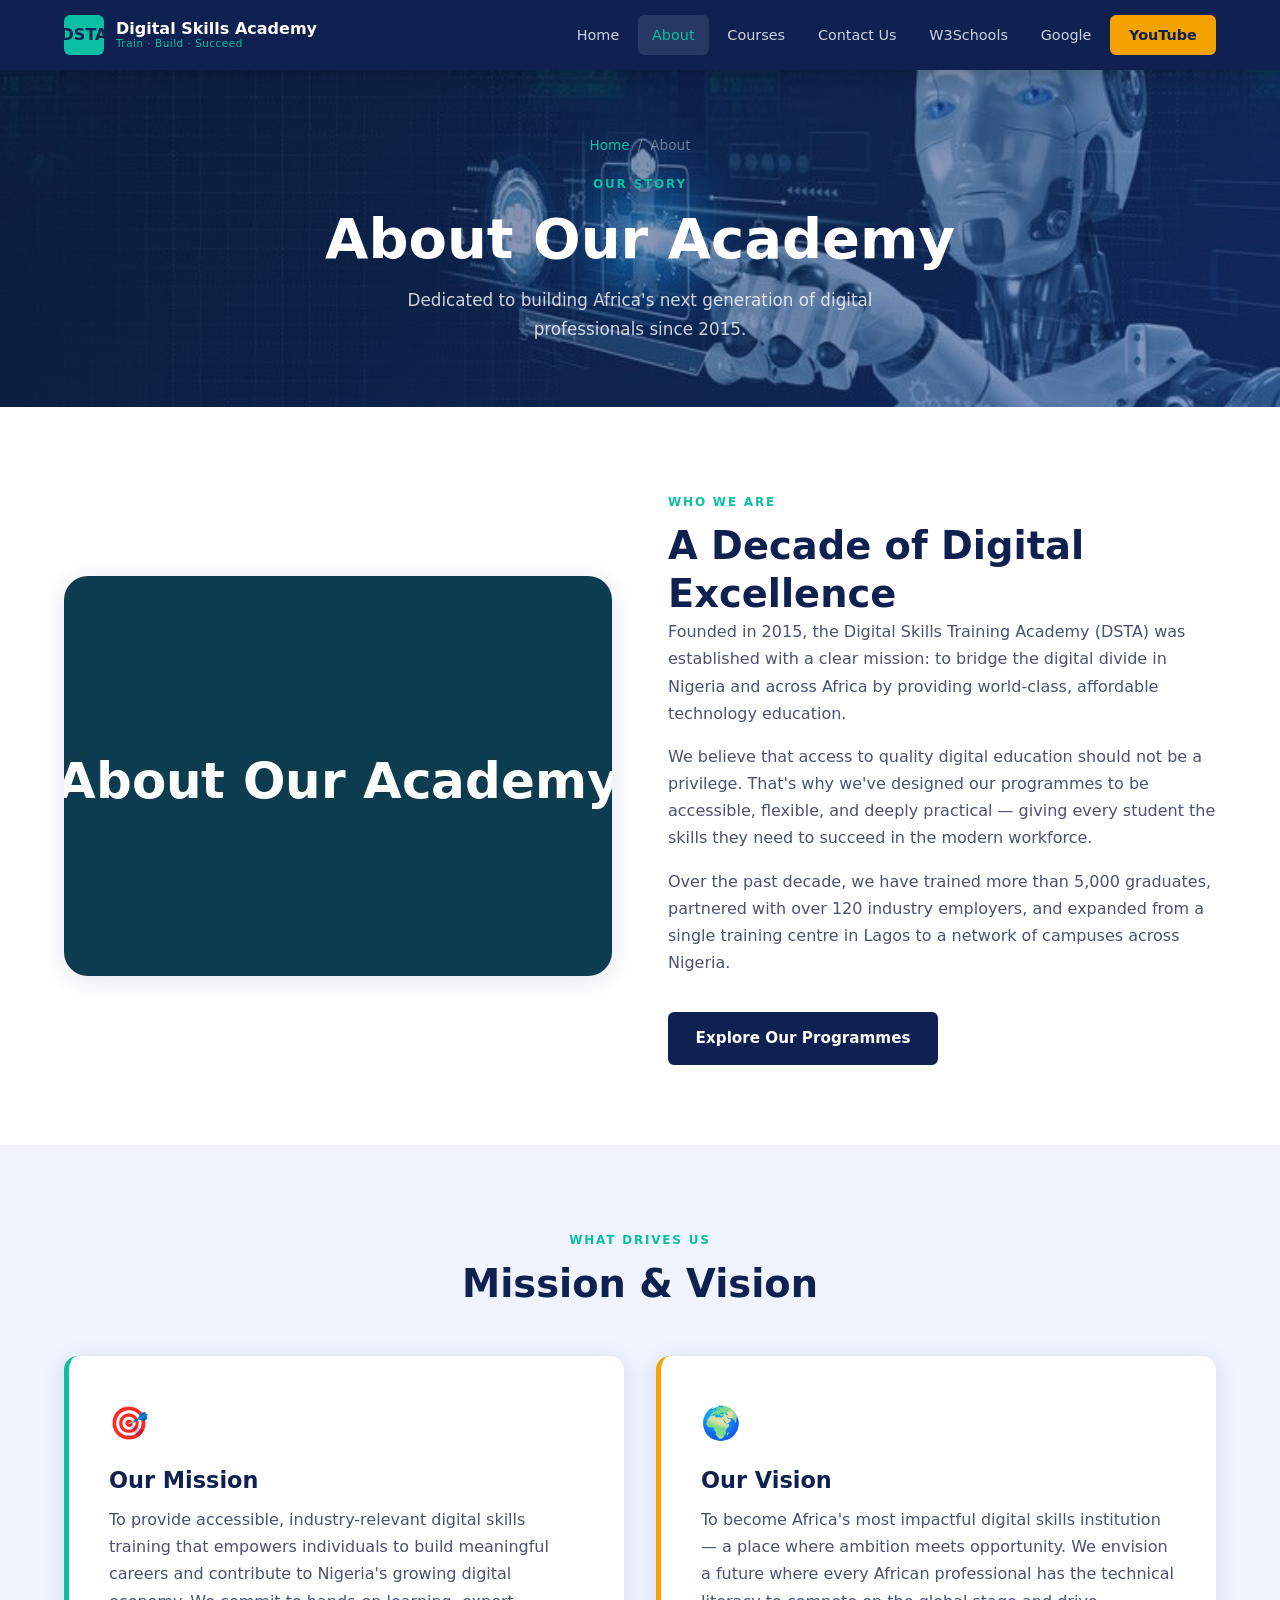
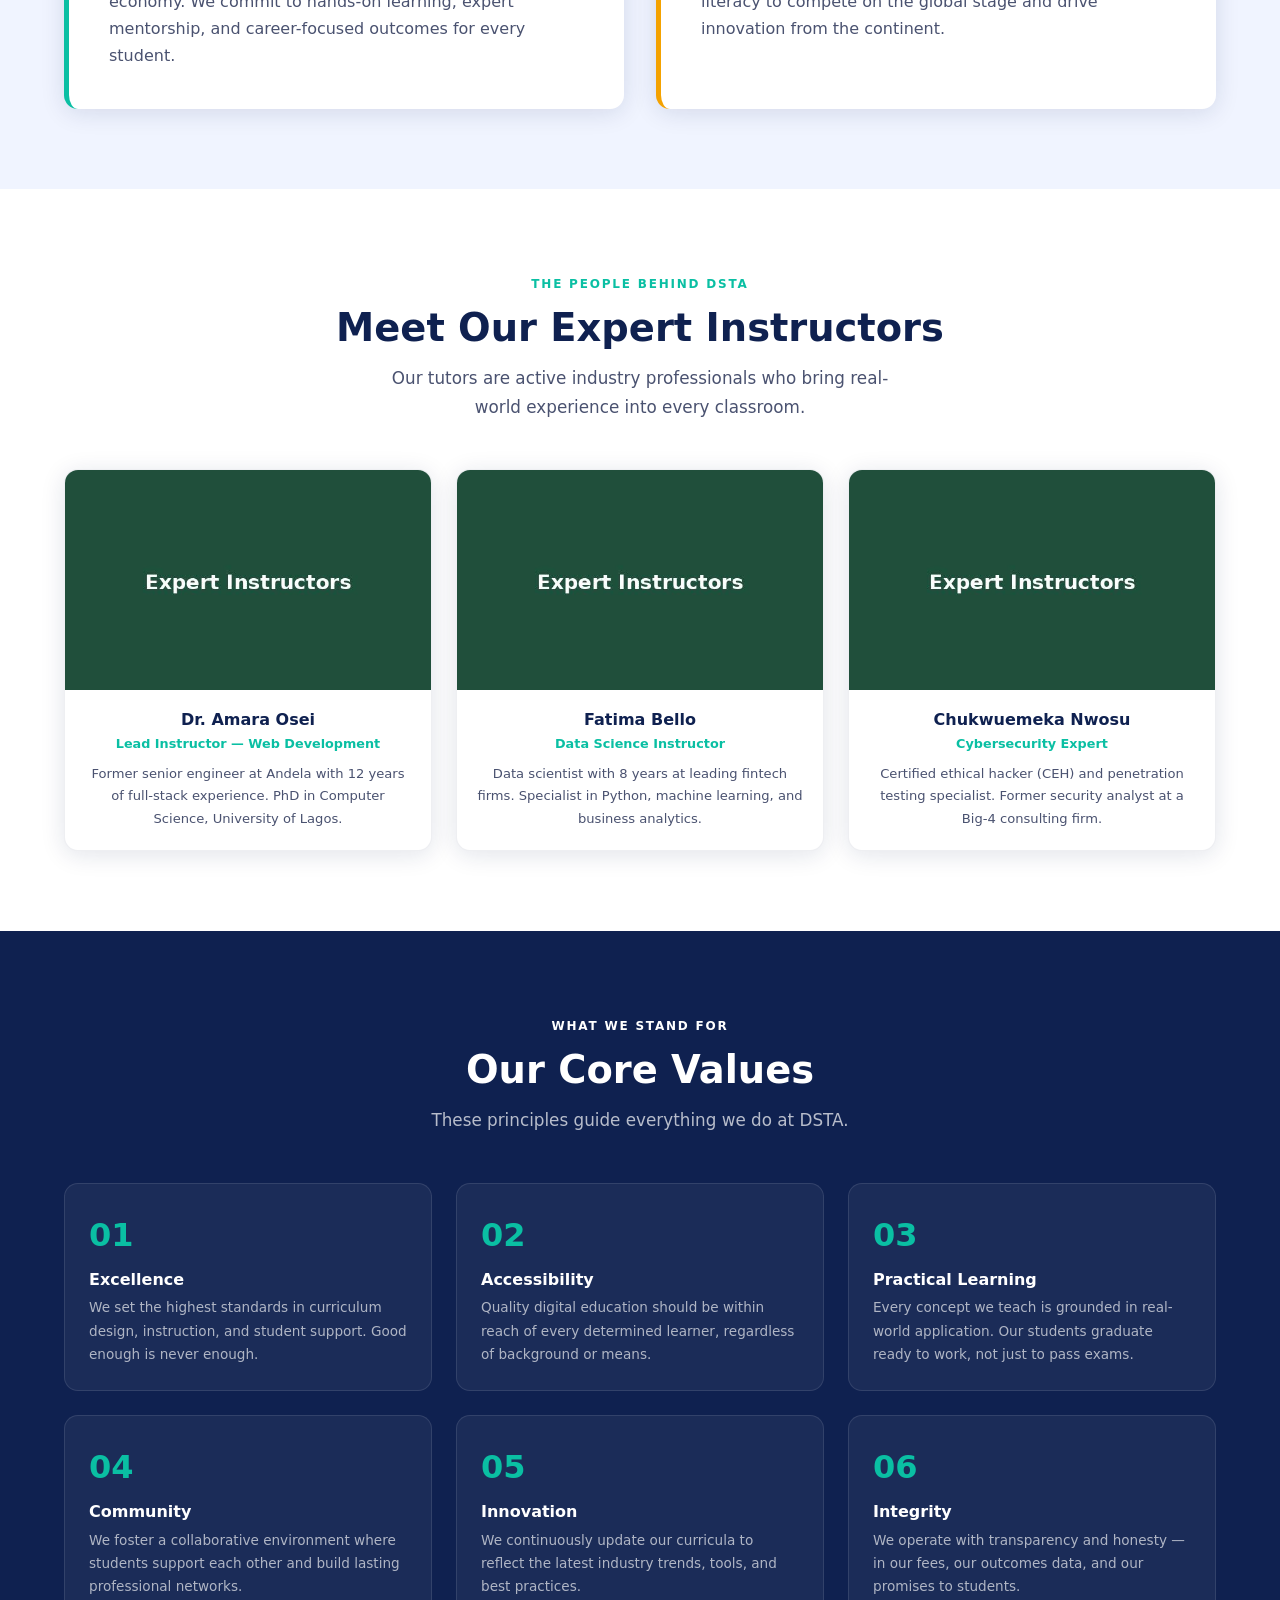
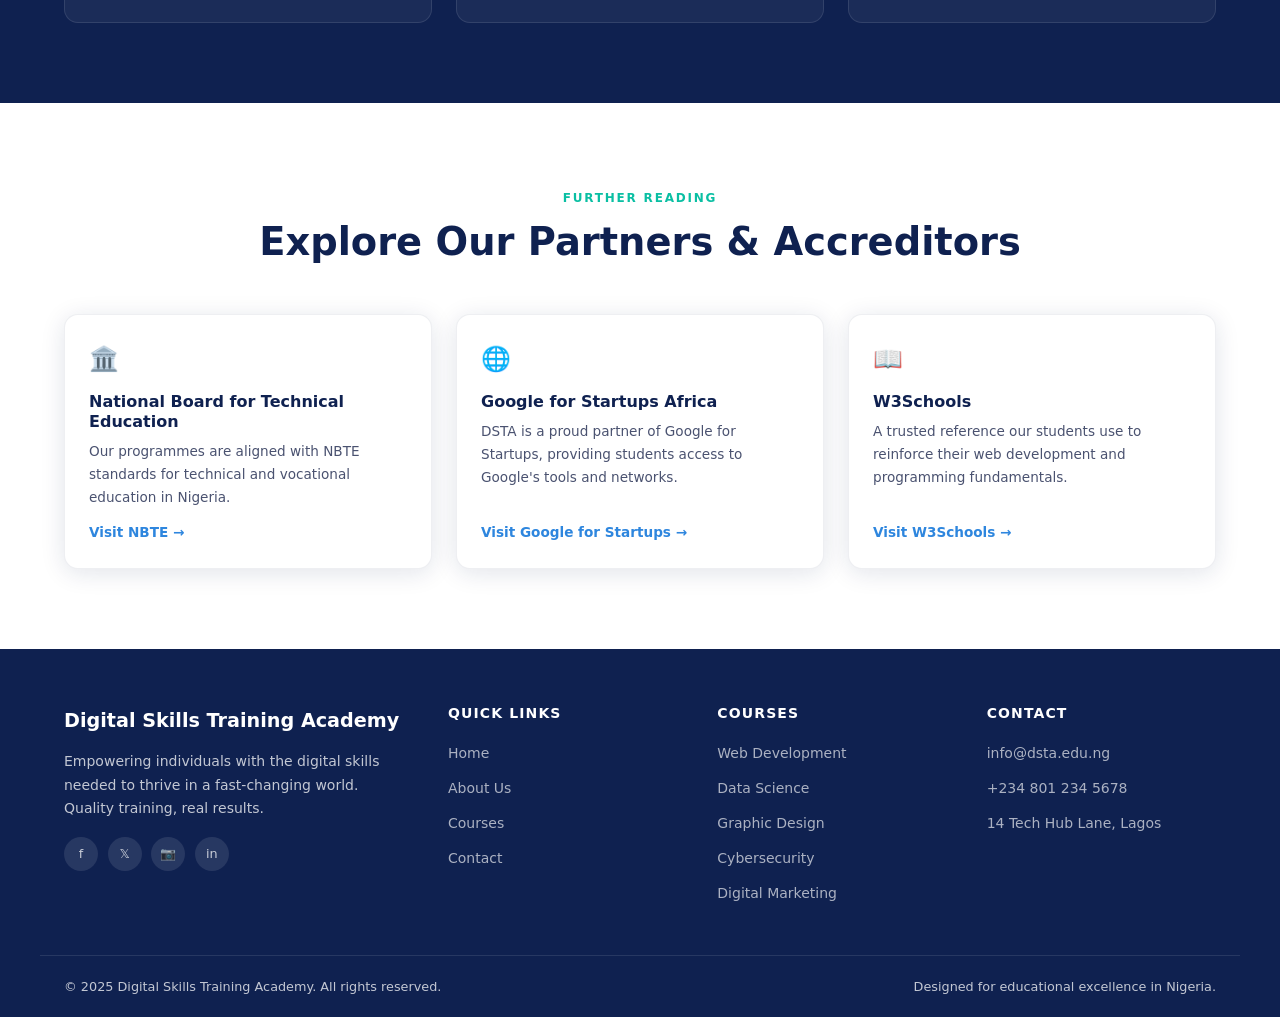
<file: DIGITAL ACADEMY WEBSITE (Assignment)/academy-website/about.html>
<!DOCTYPE html>
<html lang="en">
<head>
  <meta charset="UTF-8" />
  <meta name="viewport" content="width=device-width, initial-scale=1.0" />
  <title>About Us — Digital Skills Training Academy</title>
  <link rel="stylesheet" href="css/style.css" />
</head>
<body>

<!-- ===== HEADER ===== -->
<header>
  <div class="nav-container">
    <a href="index.html" class="logo-link">
      <div class="logo-icon">DSTA</div>
      <div class="logo-text">
        <span class="brand">Digital Skills Academy</span>
        <span class="tagline">Train · Build · Succeed</span>
      </div>
    </a>
    <nav id="main-nav">
      <ul>
        <li><a href="index.html">Home</a></li>
        <li><a href="about.html" class="active">About</a></li>
        <li><a href="courses.html">Courses</a></li>
        <li><a href="contact.html">Contact Us</a></li>
        <li><a href="https://www.w3schools.com" target="_blank" rel="noopener noreferrer">W3Schools</a></li>
        <li><a href="https://www.google.com" target="_blank" rel="noopener noreferrer">Google</a></li>
        <li><a href="https://www.youtube.com" target="_blank" rel="noopener noreferrer">YouTube</a></li>
      </ul>
      </ul>
    </nav>
    <button class="hamburger" id="hamburger" aria-label="Toggle menu">
      <span></span><span></span><span></span>
    </button>
  </div>
</header>

<!-- ===== MAIN ===== -->
<main>

  <!-- PAGE HERO -->
  <section class="page-hero">
    <div class="container">
      <nav class="breadcrumb" aria-label="Breadcrumb">
        <a href="index.html">Home</a>
        <span>/</span>
        <span>About</span>
      </nav>
      <span class="section-label">Our Story</span>
      <h1>About Our Academy</h1>
      <p>Dedicated to building Africa's next generation of digital professionals since 2015.</p>
    </div>
  </section>

  <!-- ABOUT INTRO -->
  <section>
    <div class="container">
      <div class="about-intro">
        <img src="images/about-hero.jpg" alt="Students training at the Digital Skills Training Academy campus" width="600" height="400" />
        <div>
          <span class="section-label">Who We Are</span>
          <h2>A Decade of Digital Excellence</h2>
          <p>Founded in 2015, the Digital Skills Training Academy (DSTA) was established with a clear mission: to bridge the digital divide in Nigeria and across Africa by providing world-class, affordable technology education.</p>
          <p>We believe that access to quality digital education should not be a privilege. That's why we've designed our programmes to be accessible, flexible, and deeply practical — giving every student the skills they need to succeed in the modern workforce.</p>
          <p>Over the past decade, we have trained more than 5,000 graduates, partnered with over 120 industry employers, and expanded from a single training centre in Lagos to a network of campuses across Nigeria.</p>
          <a href="courses.html" class="btn btn-navy" style="margin-top:1.25rem;">Explore Our Programmes</a>
        </div>
      </div>
    </div>
  </section>

  <!-- MISSION & VISION -->
  <section class="mission-vision">
    <div class="container">
      <div class="section-header">
        <span class="section-label">What Drives Us</span>
        <h2>Mission &amp; Vision</h2>
      </div>
      <div class="mv-grid">
        <div class="mv-card">
          <div class="mv-icon">🎯</div>
          <h3>Our Mission</h3>
          <p>To provide accessible, industry-relevant digital skills training that empowers individuals to build meaningful careers and contribute to Nigeria's growing digital economy. We commit to hands-on learning, expert mentorship, and career-focused outcomes for every student.</p>
        </div>
        <div class="mv-card vision-card">
          <div class="mv-icon">🌍</div>
          <h3>Our Vision</h3>
          <p>To become Africa's most impactful digital skills institution — a place where ambition meets opportunity. We envision a future where every African professional has the technical literacy to compete on the global stage and drive innovation from the continent.</p>
        </div>
      </div>
    </div>
  </section>

  <!-- TEAM -->
  <section class="team-section">
    <div class="container">
      <div class="section-header">
        <span class="section-label">The People Behind DSTA</span>
        <h2>Meet Our Expert Instructors</h2>
        <p>Our tutors are active industry professionals who bring real-world experience into every classroom.</p>
      </div>
      <div class="team-grid">
        <article class="team-card">
          <img src="images/team.jpg" alt="Dr. Amara Osei - Lead Instructor, Web Development" width="400" height="220" />
          <div class="team-card-body">
            <h3>Dr. Amara Osei</h3>
            <div class="role">Lead Instructor — Web Development</div>
            <p>Former senior engineer at Andela with 12 years of full-stack experience. PhD in Computer Science, University of Lagos.</p>
          </div>
        </article>
        <article class="team-card">
          <img src="images/team.jpg" alt="Fatima Bello - Data Science Instructor" width="400" height="220" />
          <div class="team-card-body">
            <h3>Fatima Bello</h3>
            <div class="role">Data Science Instructor</div>
            <p>Data scientist with 8 years at leading fintech firms. Specialist in Python, machine learning, and business analytics.</p>
          </div>
        </article>
        <article class="team-card">
          <img src="images/team.jpg" alt="Chukwuemeka Nwosu - Cybersecurity Expert" width="400" height="220" />
          <div class="team-card-body">
            <h3>Chukwuemeka Nwosu</h3>
            <div class="role">Cybersecurity Expert</div>
            <p>Certified ethical hacker (CEH) and penetration testing specialist. Former security analyst at a Big-4 consulting firm.</p>
          </div>
        </article>
      </div>
    </div>
  </section>

  <!-- CORE VALUES -->
  <section class="values-section">
    <div class="container">
      <div class="section-header">
        <span class="section-label">What We Stand For</span>
        <h2>Our Core Values</h2>
        <p style="color:rgba(255,255,255,0.7)">These principles guide everything we do at DSTA.</p>
      </div>
      <div class="values-grid">
        <div class="value-item">
          <div class="num">01</div>
          <h4>Excellence</h4>
          <p>We set the highest standards in curriculum design, instruction, and student support. Good enough is never enough.</p>
        </div>
        <div class="value-item">
          <div class="num">02</div>
          <h4>Accessibility</h4>
          <p>Quality digital education should be within reach of every determined learner, regardless of background or means.</p>
        </div>
        <div class="value-item">
          <div class="num">03</div>
          <h4>Practical Learning</h4>
          <p>Every concept we teach is grounded in real-world application. Our students graduate ready to work, not just to pass exams.</p>
        </div>
        <div class="value-item">
          <div class="num">04</div>
          <h4>Community</h4>
          <p>We foster a collaborative environment where students support each other and build lasting professional networks.</p>
        </div>
        <div class="value-item">
          <div class="num">05</div>
          <h4>Innovation</h4>
          <p>We continuously update our curricula to reflect the latest industry trends, tools, and best practices.</p>
        </div>
        <div class="value-item">
          <div class="num">06</div>
          <h4>Integrity</h4>
          <p>We operate with transparency and honesty — in our fees, our outcomes data, and our promises to students.</p>
        </div>
      </div>
    </div>
  </section>

  <!-- EXTERNAL RESOURCES -->
  <section>
    <div class="container">
      <div class="section-header">
        <span class="section-label">Further Reading</span>
        <h2>Explore Our Partners &amp; Accreditors</h2>
      </div>
      <div class="resources-grid">
        <div class="resource-card">
          <div class="res-icon">🏛️</div>
          <h4>National Board for Technical Education</h4>
          <p>Our programmes are aligned with NBTE standards for technical and vocational education in Nigeria.</p>
          <a href="https://www.nbte.gov.ng" target="_blank" rel="noopener noreferrer">Visit NBTE →</a>
        </div>
        <div class="resource-card">
          <div class="res-icon">🌐</div>
          <h4>Google for Startups Africa</h4>
          <p>DSTA is a proud partner of Google for Startups, providing students access to Google's tools and networks.</p>
          <a href="https://startup.google.com/intl/en/programs/africa/" target="_blank" rel="noopener noreferrer">Visit Google for Startups →</a>
        </div>
        <div class="resource-card">
          <div class="res-icon">📖</div>
          <h4>W3Schools</h4>
          <p>A trusted reference our students use to reinforce their web development and programming fundamentals.</p>
          <a href="https://www.w3schools.com" target="_blank" rel="noopener noreferrer">Visit W3Schools →</a>
        </div>
      </div>
    </div>
  </section>

</main>

<!-- ===== FOOTER ===== -->
<footer>
  <div class="footer-grid">
    <div class="footer-brand">
      <div class="brand-name">Digital Skills Training Academy</div>
      <p>Empowering individuals with the digital skills needed to thrive in a fast-changing world. Quality training, real results.</p>
      <div class="social-links">
        <a href="https://facebook.com" target="_blank" rel="noopener" aria-label="Facebook">f</a>
        <a href="https://twitter.com" target="_blank" rel="noopener" aria-label="Twitter">𝕏</a>
        <a href="https://instagram.com" target="_blank" rel="noopener" aria-label="Instagram">📷</a>
        <a href="https://linkedin.com" target="_blank" rel="noopener" aria-label="LinkedIn">in</a>
      </div>
    </div>
    <div class="footer-col">
      <h4>Quick Links</h4>
      <ul>
        <li><a href="index.html">Home</a></li>
        <li><a href="about.html">About Us</a></li>
        <li><a href="courses.html">Courses</a></li>
        <li><a href="contact.html">Contact</a></li>
      </ul>
    </div>
    <div class="footer-col">
      <h4>Courses</h4>
      <ul>
        <li><a href="courses.html">Web Development</a></li>
        <li><a href="courses.html">Data Science</a></li>
        <li><a href="courses.html">Graphic Design</a></li>
        <li><a href="courses.html">Cybersecurity</a></li>
        <li><a href="courses.html">Digital Marketing</a></li>
      </ul>
    </div>
    <div class="footer-col">
      <h4>Contact</h4>
      <ul>
        <li><a href="mailto:info@dsta.edu.ng">info@dsta.edu.ng</a></li>
        <li><a href="tel:+2348012345678">+234 801 234 5678</a></li>
        <li><a href="contact.html">14 Tech Hub Lane, Lagos</a></li>
      </ul>
    </div>
  </div>
  <div class="footer-bottom">
    <p>&copy; 2025 Digital Skills Training Academy. All rights reserved.</p>
    <p>Designed for educational excellence in Nigeria.</p>
  </div>
</footer>

<script>
  const ham = document.getElementById('hamburger');
  const nav = document.getElementById('main-nav');
  ham.addEventListener('click', () => nav.classList.toggle('open'));
</script>
</body>
</html>
</file>
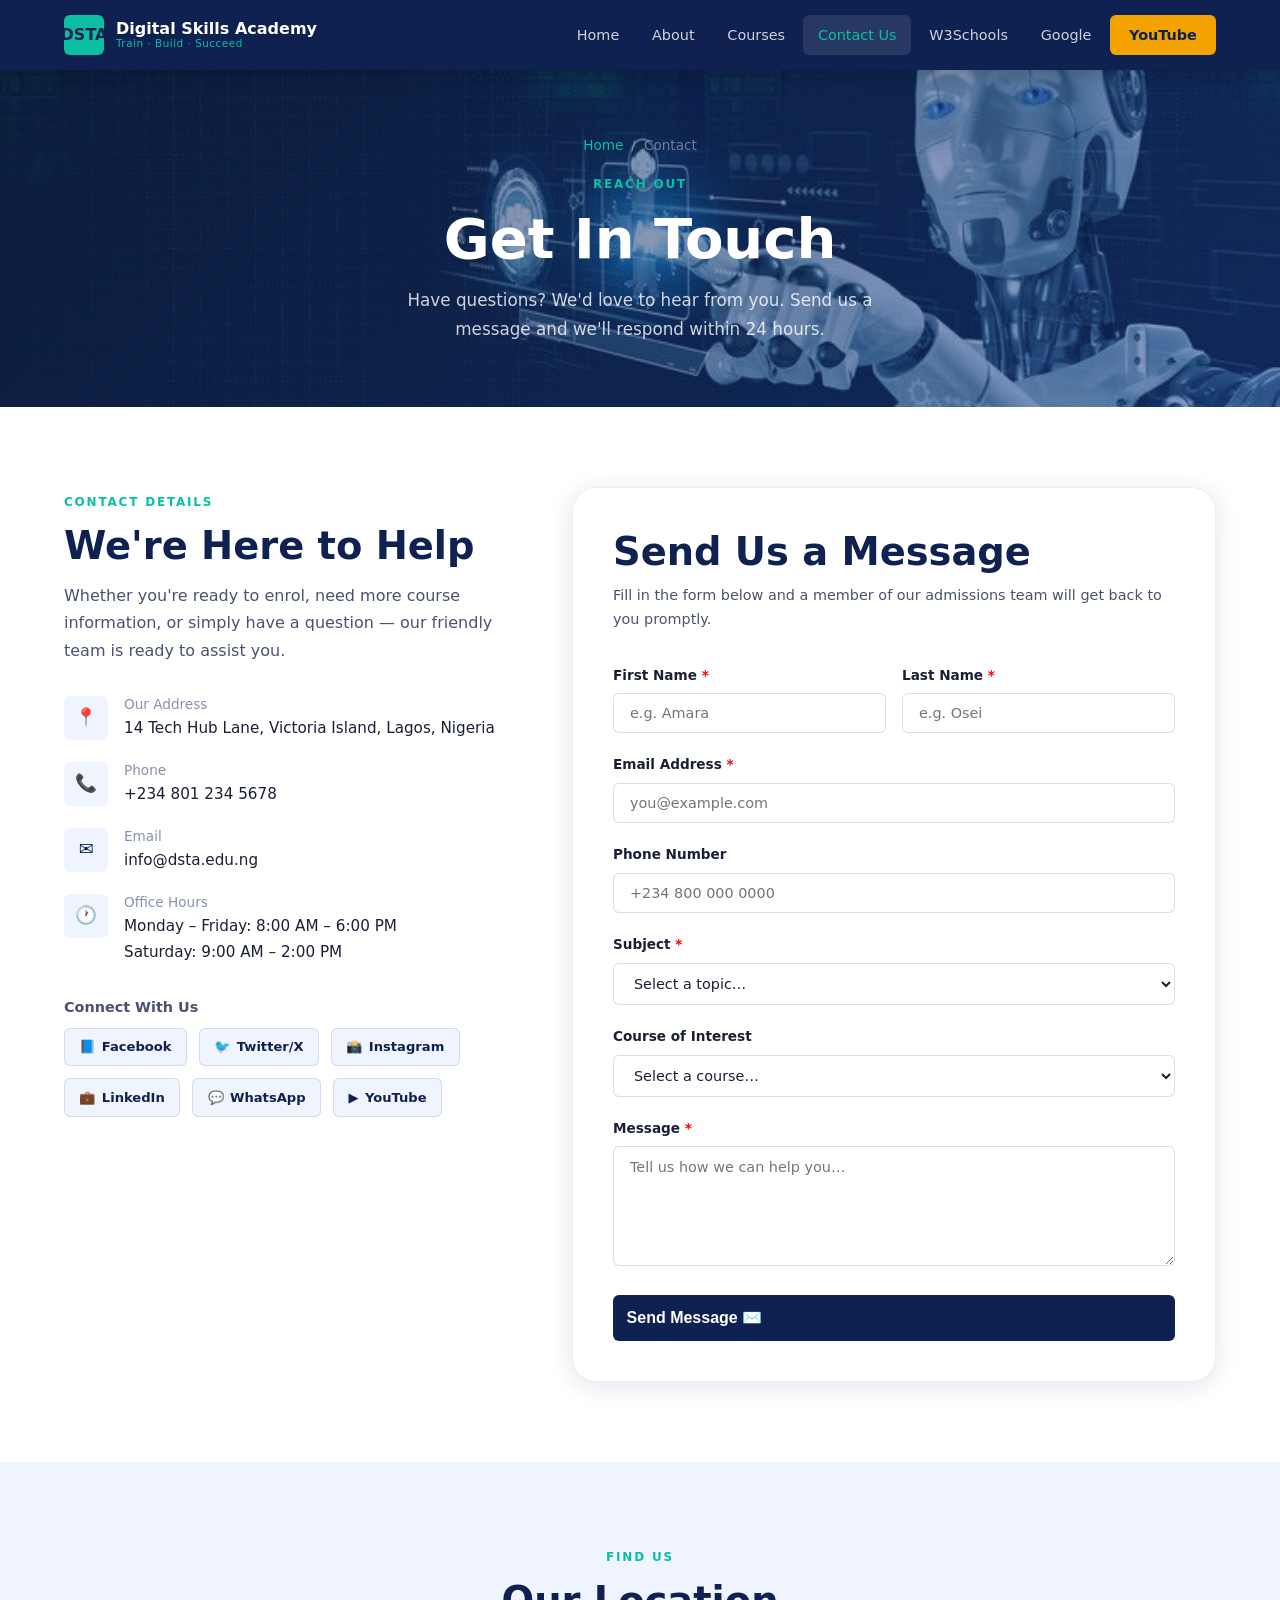
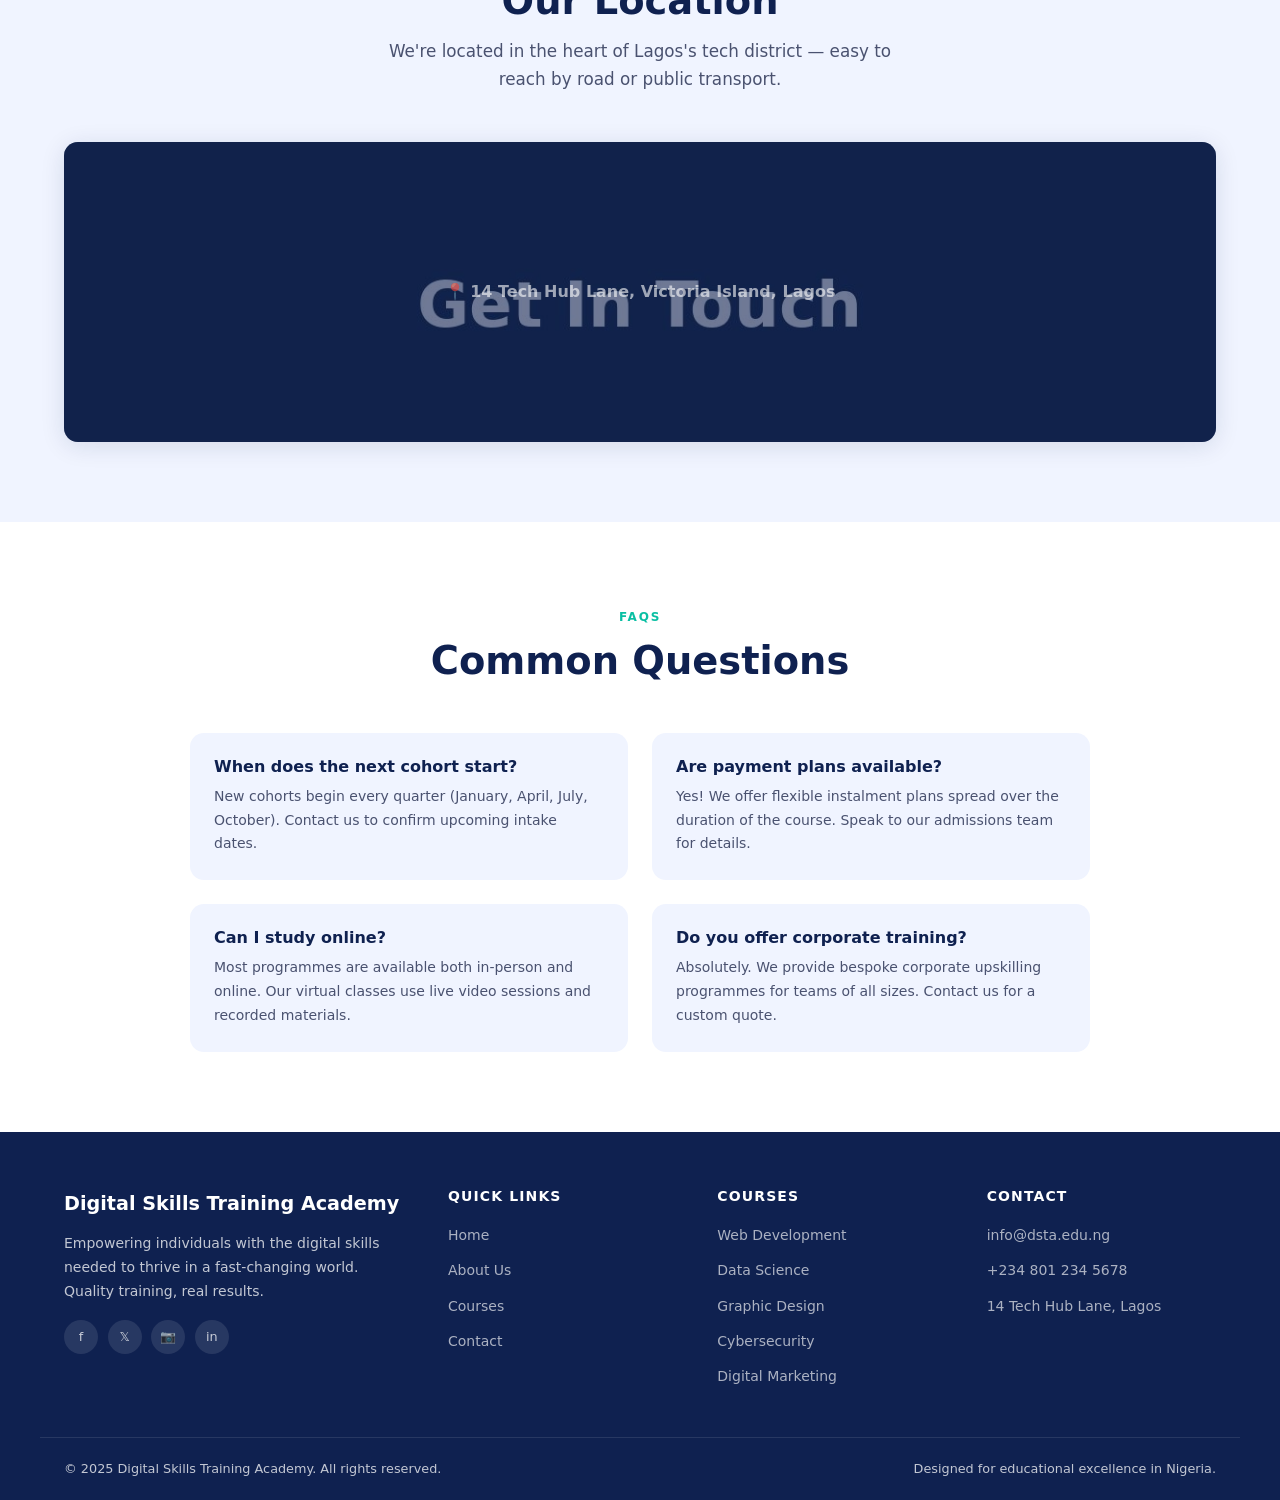
<file: DIGITAL ACADEMY WEBSITE (Assignment)/academy-website/contact.html>
<!DOCTYPE html>
<html lang="en">
<head>
  <meta charset="UTF-8" />
  <meta name="viewport" content="width=device-width, initial-scale=1.0" />
  <title>Contact Us — Digital Skills Training Academy</title>
  <link rel="stylesheet" href="css/style.css" />
</head>
<body>

<!-- ===== HEADER ===== -->
<header>
  <div class="nav-container">
    <a href="index.html" class="logo-link">
      <div class="logo-icon">DSTA</div>
      <div class="logo-text">
        <span class="brand">Digital Skills Academy</span>
        <span class="tagline">Train · Build · Succeed</span>
      </div>
    </a>
    <nav id="main-nav">
      <ul>
        <li><a href="index.html">Home</a></li>
        <li><a href="about.html">About</a></li>
        <li><a href="courses.html">Courses</a></li>
        <li><a href="contact.html" class="active">Contact Us</a></li>
        <li><a href="https://www.w3schools.com" target="_blank" rel="noopener noreferrer">W3Schools</a></li>
        <li><a href="https://www.google.com" target="_blank" rel="noopener noreferrer">Google</a></li>
        <li><a href="https://www.youtube.com" target="_blank" rel="noopener noreferrer">YouTube</a></li>
      </ul>
      </ul>
    </nav>
    <button class="hamburger" id="hamburger" aria-label="Toggle menu">
      <span></span><span></span><span></span>
    </button>
  </div>
</header>

<!-- ===== MAIN ===== -->
<main>

  <!-- PAGE HERO -->
  <section class="page-hero">
    <div class="container">
      <nav class="breadcrumb" aria-label="Breadcrumb">
        <a href="index.html">Home</a>
        <span>/</span>
        <span>Contact</span>
      </nav>
      <span class="section-label">Reach Out</span>
      <h1>Get In Touch</h1>
      <p>Have questions? We'd love to hear from you. Send us a message and we'll respond within 24 hours.</p>
    </div>
  </section>

  <!-- CONTACT SECTION -->
  <section>
    <div class="container">
      <div class="contact-layout">

        <!-- Info Panel -->
        <div class="contact-info-panel">
          <span class="section-label">Contact Details</span>
          <h2>We're Here to Help</h2>
          <p>Whether you're ready to enrol, need more course information, or simply have a question — our friendly team is ready to assist you.</p>

          <div class="info-items">
            <div class="info-item">
              <div class="info-icon">📍</div>
              <div>
                <h4>Our Address</h4>
                <p>14 Tech Hub Lane, Victoria Island, Lagos, Nigeria</p>
              </div>
            </div>
            <div class="info-item">
              <div class="info-icon">📞</div>
              <div>
                <h4>Phone</h4>
                <p><a href="tel:+2348012345678" style="color:inherit;">+234 801 234 5678</a></p>
              </div>
            </div>
            <div class="info-item">
              <div class="info-icon">✉️</div>
              <div>
                <h4>Email</h4>
                <p><a href="mailto:info@dsta.edu.ng" style="color:inherit;">info@dsta.edu.ng</a></p>
              </div>
            </div>
            <div class="info-item">
              <div class="info-icon">🕐</div>
              <div>
                <h4>Office Hours</h4>
                <p>Monday – Friday: 8:00 AM – 6:00 PM<br />Saturday: 9:00 AM – 2:00 PM</p>
              </div>
            </div>
          </div>

          <!-- Social Media Links -->
          <div class="social-panel">
            <h4>Connect With Us</h4>
            <div class="social-row">
              <a href="https://facebook.com" target="_blank" rel="noopener noreferrer" class="social-btn">
                <span>📘</span> Facebook
              </a>
              <a href="https://twitter.com" target="_blank" rel="noopener noreferrer" class="social-btn">
                <span>🐦</span> Twitter/X
              </a>
              <a href="https://instagram.com" target="_blank" rel="noopener noreferrer" class="social-btn">
                <span>📸</span> Instagram
              </a>
              <a href="https://linkedin.com" target="_blank" rel="noopener noreferrer" class="social-btn">
                <span>💼</span> LinkedIn
              </a>
              <a href="https://wa.me/2348012345678" target="_blank" rel="noopener noreferrer" class="social-btn">
                <span>💬</span> WhatsApp
              </a>
              <a href="https://youtube.com" target="_blank" rel="noopener noreferrer" class="social-btn">
                <span>▶️</span> YouTube
              </a>
            </div>
          </div>
        </div>

        <!-- Contact Form -->
        <div class="contact-form-panel">
          <h2>Send Us a Message</h2>
          <p>Fill in the form below and a member of our admissions team will get back to you promptly.</p>

          <form action="#" method="POST" novalidate>
            <div class="form-row">
              <div class="form-group">
                <label for="first-name">First Name <span style="color:red">*</span></label>
                <input type="text" id="first-name" name="first_name" placeholder="e.g. Amara" required />
              </div>
              <div class="form-group">
                <label for="last-name">Last Name <span style="color:red">*</span></label>
                <input type="text" id="last-name" name="last_name" placeholder="e.g. Osei" required />
              </div>
            </div>

            <div class="form-group">
              <label for="email">Email Address <span style="color:red">*</span></label>
              <input type="email" id="email" name="email" placeholder="you@example.com" required />
            </div>

            <div class="form-group">
              <label for="phone">Phone Number</label>
              <input type="tel" id="phone" name="phone" placeholder="+234 800 000 0000" />
            </div>

            <div class="form-group">
              <label for="subject">Subject <span style="color:red">*</span></label>
              <select id="subject" name="subject" required>
                <option value="" disabled selected>Select a topic…</option>
                <option value="enrolment">Course Enrolment</option>
                <option value="consultation">Free Consultation</option>
                <option value="corporate">Corporate Training</option>
                <option value="scholarship">Scholarship Enquiry</option>
                <option value="other">Other</option>
              </select>
            </div>

            <div class="form-group">
              <label for="course">Course of Interest</label>
              <select id="course" name="course">
                <option value="" disabled selected>Select a course…</option>
                <option value="webdev">Web Development</option>
                <option value="graphics">Graphic Design</option>
                <option value="data">Data Science &amp; Analytics</option>
                <option value="cyber">Cybersecurity</option>
                <option value="marketing">Digital Marketing</option>
                <option value="mobile">Mobile App Development</option>
              </select>
            </div>

            <div class="form-group">
              <label for="message">Message <span style="color:red">*</span></label>
              <textarea id="message" name="message" placeholder="Tell us how we can help you…" required></textarea>
            </div>

            <button type="submit" class="btn btn-navy form-submit">Send Message ✉️</button>
          </form>
        </div>

      </div>
    </div>
  </section>

  <!-- MAP SECTION -->
  <section class="map-section">
    <div class="container">
      <div class="section-header">
        <span class="section-label">Find Us</span>
        <h2>Our Location</h2>
        <p>We're located in the heart of Lagos's tech district — easy to reach by road or public transport.</p>
      </div>
      <div class="map-placeholder">
        <img src="images/contact-bg.jpg" alt="Map showing Digital Skills Training Academy location in Victoria Island Lagos" width="1200" height="300" />
        <span>📍 14 Tech Hub Lane, Victoria Island, Lagos</span>
      </div>
    </div>
  </section>

  <!-- FAQ -->
  <section>
    <div class="container">
      <div class="section-header">
        <span class="section-label">FAQs</span>
        <h2>Common Questions</h2>
      </div>
      <div style="display:grid; grid-template-columns:1fr 1fr; gap:1.5rem; max-width:900px; margin:0 auto;">
        <div style="background:var(--light-bg); border-radius:var(--radius-md); padding:1.5rem;">
          <h4 style="margin-bottom:0.5rem;">When does the next cohort start?</h4>
          <p style="font-size:0.875rem; color:var(--text-mid);">New cohorts begin every quarter (January, April, July, October). Contact us to confirm upcoming intake dates.</p>
        </div>
        <div style="background:var(--light-bg); border-radius:var(--radius-md); padding:1.5rem;">
          <h4 style="margin-bottom:0.5rem;">Are payment plans available?</h4>
          <p style="font-size:0.875rem; color:var(--text-mid);">Yes! We offer flexible instalment plans spread over the duration of the course. Speak to our admissions team for details.</p>
        </div>
        <div style="background:var(--light-bg); border-radius:var(--radius-md); padding:1.5rem;">
          <h4 style="margin-bottom:0.5rem;">Can I study online?</h4>
          <p style="font-size:0.875rem; color:var(--text-mid);">Most programmes are available both in-person and online. Our virtual classes use live video sessions and recorded materials.</p>
        </div>
        <div style="background:var(--light-bg); border-radius:var(--radius-md); padding:1.5rem;">
          <h4 style="margin-bottom:0.5rem;">Do you offer corporate training?</h4>
          <p style="font-size:0.875rem; color:var(--text-mid);">Absolutely. We provide bespoke corporate upskilling programmes for teams of all sizes. Contact us for a custom quote.</p>
        </div>
      </div>
    </div>
  </section>

</main>

<!-- ===== FOOTER ===== -->
<footer>
  <div class="footer-grid">
    <div class="footer-brand">
      <div class="brand-name">Digital Skills Training Academy</div>
      <p>Empowering individuals with the digital skills needed to thrive in a fast-changing world. Quality training, real results.</p>
      <div class="social-links">
        <a href="https://facebook.com" target="_blank" rel="noopener" aria-label="Facebook">f</a>
        <a href="https://twitter.com" target="_blank" rel="noopener" aria-label="Twitter">𝕏</a>
        <a href="https://instagram.com" target="_blank" rel="noopener" aria-label="Instagram">📷</a>
        <a href="https://linkedin.com" target="_blank" rel="noopener" aria-label="LinkedIn">in</a>
      </div>
    </div>
    <div class="footer-col">
      <h4>Quick Links</h4>
      <ul>
        <li><a href="index.html">Home</a></li>
        <li><a href="about.html">About Us</a></li>
        <li><a href="courses.html">Courses</a></li>
        <li><a href="contact.html">Contact</a></li>
      </ul>
    </div>
    <div class="footer-col">
      <h4>Courses</h4>
      <ul>
        <li><a href="courses.html">Web Development</a></li>
        <li><a href="courses.html">Data Science</a></li>
        <li><a href="courses.html">Graphic Design</a></li>
        <li><a href="courses.html">Cybersecurity</a></li>
        <li><a href="courses.html">Digital Marketing</a></li>
      </ul>
    </div>
    <div class="footer-col">
      <h4>Contact</h4>
      <ul>
        <li><a href="mailto:info@dsta.edu.ng">info@dsta.edu.ng</a></li>
        <li><a href="tel:+2348012345678">+234 801 234 5678</a></li>
        <li><a href="contact.html">14 Tech Hub Lane, Lagos</a></li>
      </ul>
    </div>
  </div>
  <div class="footer-bottom">
    <p>&copy; 2025 Digital Skills Training Academy. All rights reserved.</p>
    <p>Designed for educational excellence in Nigeria.</p>
  </div>
</footer>

<script>
  const ham = document.getElementById('hamburger');
  const nav = document.getElementById('main-nav');
  ham.addEventListener('click', () => nav.classList.toggle('open'));

  // Form submission feedback
  document.querySelector('form').addEventListener('submit', function(e) {
    e.preventDefault();
    const btn = this.querySelector('button[type="submit"]');
    btn.textContent = '✅ Message Sent! We\'ll be in touch soon.';
    btn.style.background = '#0ABFA3';
    btn.disabled = true;
  });
</script>
</body>
</html>
</file>
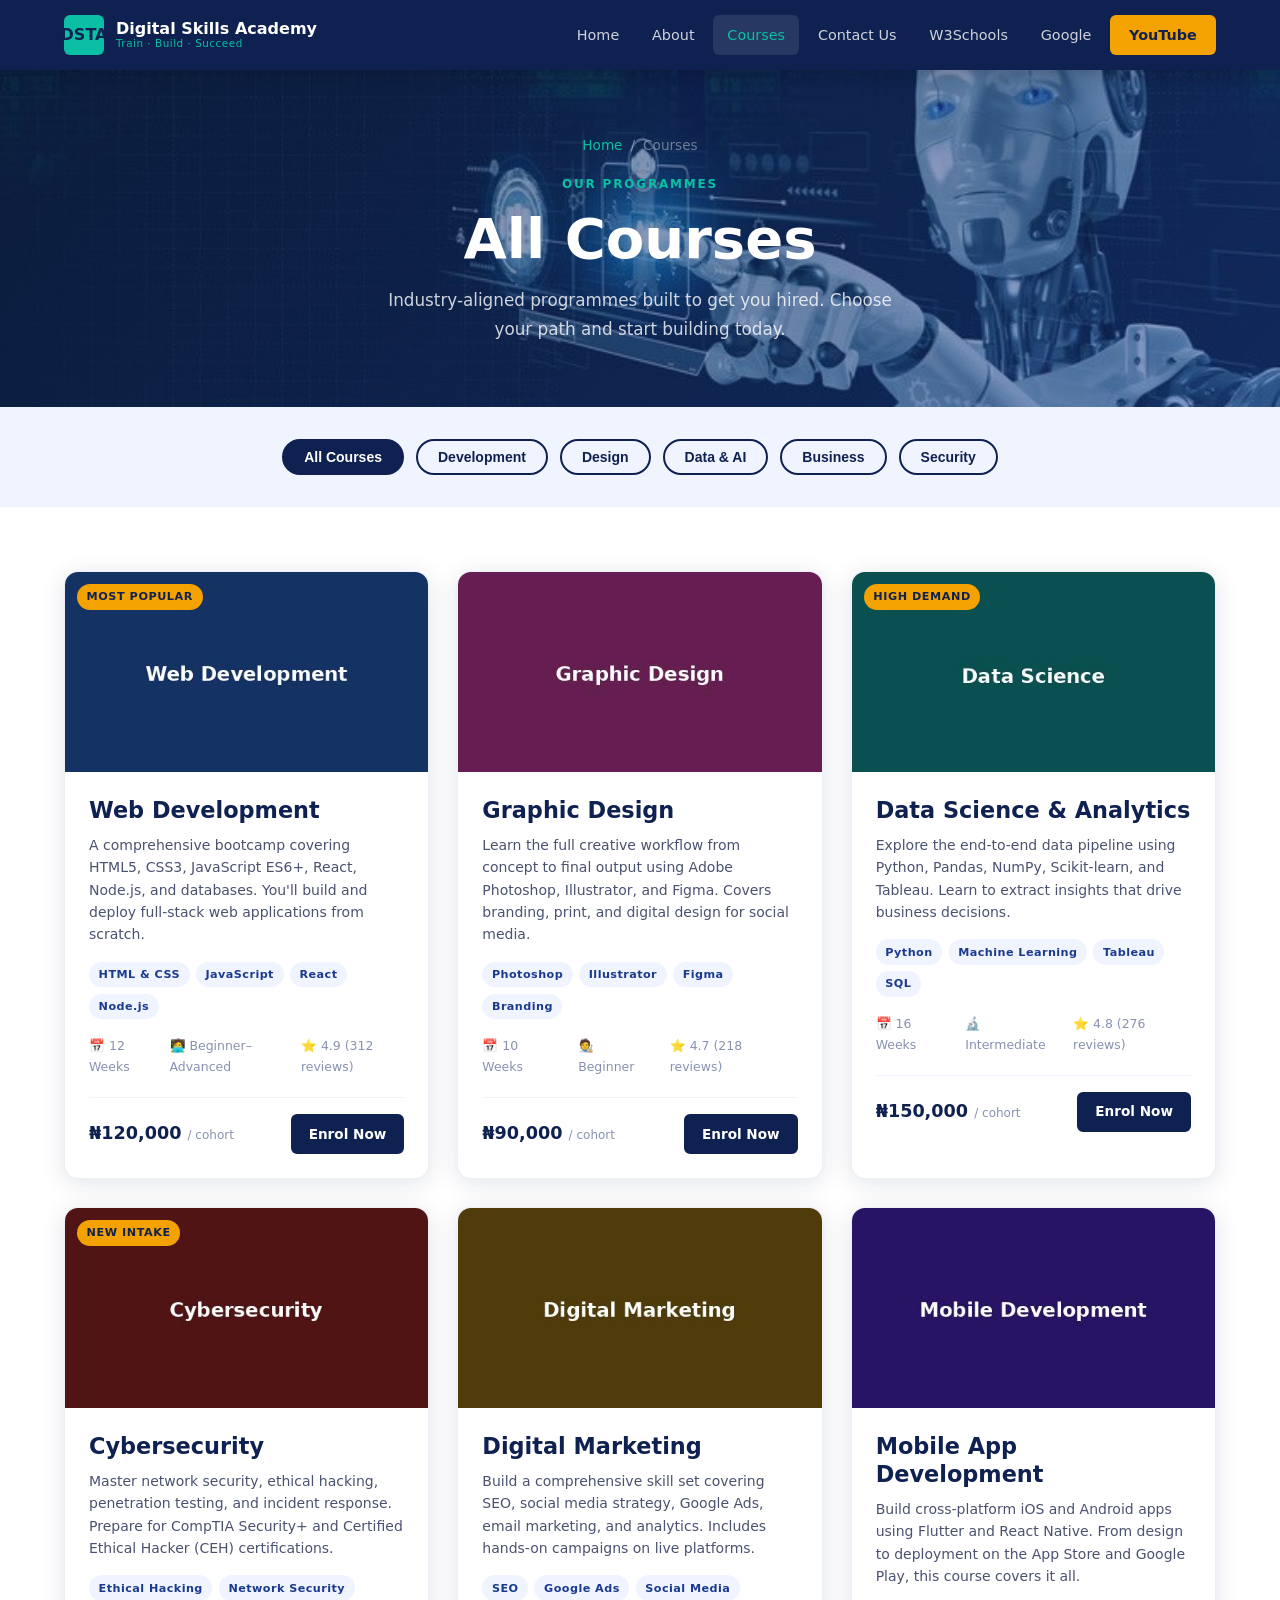
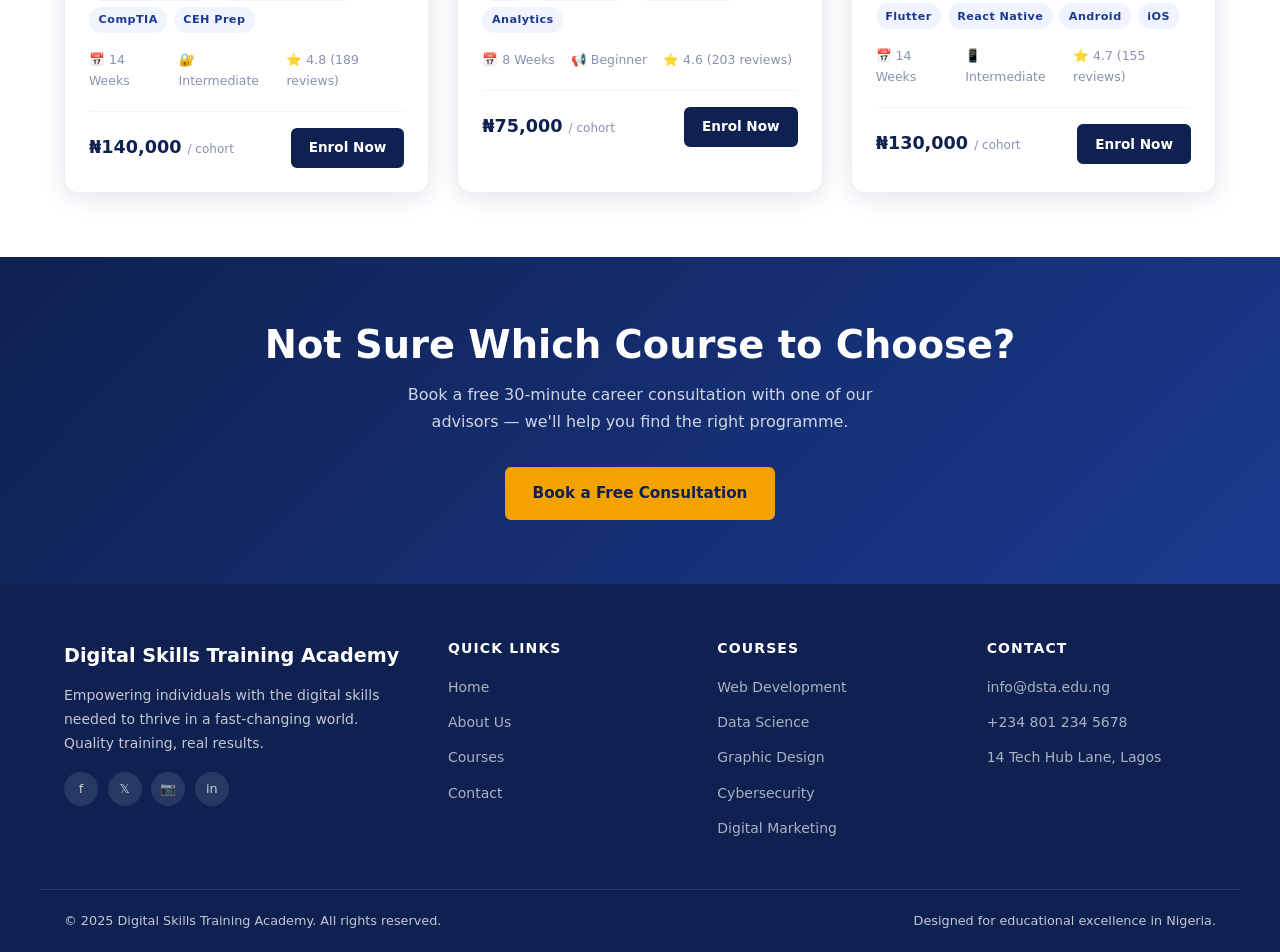
<file: DIGITAL ACADEMY WEBSITE (Assignment)/academy-website/courses.html>
<!DOCTYPE html>
<html lang="en">
<head>
  <meta charset="UTF-8" />
  <meta name="viewport" content="width=device-width, initial-scale=1.0" />
  <title>Courses — Digital Skills Training Academy</title>
  <link rel="stylesheet" href="css/style.css" />
</head>
<body>

<!-- ===== HEADER ===== -->
<header>
  <div class="nav-container">
    <a href="index.html" class="logo-link">
      <div class="logo-icon">DSTA</div>
      <div class="logo-text">
        <span class="brand">Digital Skills Academy</span>
        <span class="tagline">Train · Build · Succeed</span>
      </div>
    </a>
    <nav id="main-nav">
      <ul>
        <li><a href="index.html">Home</a></li>
        <li><a href="about.html">About</a></li>
        <li><a href="courses.html" class="active">Courses</a></li>
        <li><a href="contact.html">Contact Us</a></li>
        <li><a href="https://www.w3schools.com" target="_blank" rel="noopener noreferrer">W3Schools</a></li>
        <li><a href="https://www.google.com" target="_blank" rel="noopener noreferrer">Google</a></li>
        <li><a href="https://www.youtube.com" target="_blank" rel="noopener noreferrer">YouTube</a></li>
      </ul>
      </ul>
    </nav>
    <button class="hamburger" id="hamburger" aria-label="Toggle menu">
      <span></span><span></span><span></span>
    </button>
  </div>
</header>

<!-- ===== MAIN ===== -->
<main>

  <!-- PAGE HERO -->
  <section class="page-hero">
    <div class="container">
      <nav class="breadcrumb" aria-label="Breadcrumb">
        <a href="index.html">Home</a>
        <span>/</span>
        <span>Courses</span>
      </nav>
      <span class="section-label">Our Programmes</span>
      <h1>All Courses</h1>
      <p>Industry-aligned programmes built to get you hired. Choose your path and start building today.</p>
    </div>
  </section>

  <!-- FILTER -->
  <div class="courses-filter">
    <div class="container">
      <div class="filter-row">
        <button class="filter-btn active">All Courses</button>
        <button class="filter-btn">Development</button>
        <button class="filter-btn">Design</button>
        <button class="filter-btn">Data &amp; AI</button>
        <button class="filter-btn">Business</button>
        <button class="filter-btn">Security</button>
      </div>
    </div>
  </div>

  <!-- ALL COURSES -->
  <section class="all-courses">
    <div class="container">
      <div class="all-courses-grid">

        <!-- Course 1: Web Development -->
        <article class="full-course-card">
          <div class="course-img-wrap">
            <img src="images/webdev.jpg" alt="Web Development Course — HTML CSS JavaScript React" width="500" height="200" />
            <span class="course-badge">Most Popular</span>
          </div>
          <div class="course-body">
            <h3>Web Development</h3>
            <p>A comprehensive bootcamp covering HTML5, CSS3, JavaScript ES6+, React, Node.js, and databases. You'll build and deploy full-stack web applications from scratch.</p>
            <div class="course-tags">
              <span class="tag">HTML &amp; CSS</span>
              <span class="tag">JavaScript</span>
              <span class="tag">React</span>
              <span class="tag">Node.js</span>
            </div>
            <div class="course-meta">
              <span>📅 12 Weeks</span>
              <span>🧑‍💻 Beginner–Advanced</span>
              <span>⭐ 4.9 (312 reviews)</span>
            </div>
            <div class="price-row">
              <div class="price">₦120,000 <small>/ cohort</small></div>
              <a href="contact.html" class="btn btn-navy" style="padding:0.4rem 1rem; font-size:0.85rem;">Enrol Now</a>
            </div>
          </div>
        </article>

        <!-- Course 2: Graphic Design -->
        <article class="full-course-card">
          <div class="course-img-wrap">
            <img src="images/graphics.jpg" alt="Graphic Design Course — Adobe Photoshop Illustrator Figma" width="500" height="200" />
          </div>
          <div class="course-body">
            <h3>Graphic Design</h3>
            <p>Learn the full creative workflow from concept to final output using Adobe Photoshop, Illustrator, and Figma. Covers branding, print, and digital design for social media.</p>
            <div class="course-tags">
              <span class="tag">Photoshop</span>
              <span class="tag">Illustrator</span>
              <span class="tag">Figma</span>
              <span class="tag">Branding</span>
            </div>
            <div class="course-meta">
              <span>📅 10 Weeks</span>
              <span>🧑‍🎨 Beginner</span>
              <span>⭐ 4.7 (218 reviews)</span>
            </div>
            <div class="price-row">
              <div class="price">₦90,000 <small>/ cohort</small></div>
              <a href="contact.html" class="btn btn-navy" style="padding:0.4rem 1rem; font-size:0.85rem;">Enrol Now</a>
            </div>
          </div>
        </article>

        <!-- Course 3: Data Science -->
        <article class="full-course-card">
          <div class="course-img-wrap">
            <img src="images/data.jpg" alt="Data Science and Analytics Course — Python Machine Learning" width="500" height="200" />
            <span class="course-badge">High Demand</span>
          </div>
          <div class="course-body">
            <h3>Data Science &amp; Analytics</h3>
            <p>Explore the end-to-end data pipeline using Python, Pandas, NumPy, Scikit-learn, and Tableau. Learn to extract insights that drive business decisions.</p>
            <div class="course-tags">
              <span class="tag">Python</span>
              <span class="tag">Machine Learning</span>
              <span class="tag">Tableau</span>
              <span class="tag">SQL</span>
            </div>
            <div class="course-meta">
              <span>📅 16 Weeks</span>
              <span>🔬 Intermediate</span>
              <span>⭐ 4.8 (276 reviews)</span>
            </div>
            <div class="price-row">
              <div class="price">₦150,000 <small>/ cohort</small></div>
              <a href="contact.html" class="btn btn-navy" style="padding:0.4rem 1rem; font-size:0.85rem;">Enrol Now</a>
            </div>
          </div>
        </article>

        <!-- Course 4: Cybersecurity -->
        <article class="full-course-card">
          <div class="course-img-wrap">
            <img src="images/cybersecurity.jpg" alt="Cybersecurity Course — Ethical Hacking Network Security" width="500" height="200" />
            <span class="course-badge">New Intake</span>
          </div>
          <div class="course-body">
            <h3>Cybersecurity</h3>
            <p>Master network security, ethical hacking, penetration testing, and incident response. Prepare for CompTIA Security+ and Certified Ethical Hacker (CEH) certifications.</p>
            <div class="course-tags">
              <span class="tag">Ethical Hacking</span>
              <span class="tag">Network Security</span>
              <span class="tag">CompTIA</span>
              <span class="tag">CEH Prep</span>
            </div>
            <div class="course-meta">
              <span>📅 14 Weeks</span>
              <span>🔐 Intermediate</span>
              <span>⭐ 4.8 (189 reviews)</span>
            </div>
            <div class="price-row">
              <div class="price">₦140,000 <small>/ cohort</small></div>
              <a href="contact.html" class="btn btn-navy" style="padding:0.4rem 1rem; font-size:0.85rem;">Enrol Now</a>
            </div>
          </div>
        </article>

        <!-- Course 5: Digital Marketing -->
        <article class="full-course-card">
          <div class="course-img-wrap">
            <img src="images/digital-marketing.jpg" alt="Digital Marketing Course — SEO Social Media Google Ads" width="500" height="200" />
          </div>
          <div class="course-body">
            <h3>Digital Marketing</h3>
            <p>Build a comprehensive skill set covering SEO, social media strategy, Google Ads, email marketing, and analytics. Includes hands-on campaigns on live platforms.</p>
            <div class="course-tags">
              <span class="tag">SEO</span>
              <span class="tag">Google Ads</span>
              <span class="tag">Social Media</span>
              <span class="tag">Analytics</span>
            </div>
            <div class="course-meta">
              <span>📅 8 Weeks</span>
              <span>📢 Beginner</span>
              <span>⭐ 4.6 (203 reviews)</span>
            </div>
            <div class="price-row">
              <div class="price">₦75,000 <small>/ cohort</small></div>
              <a href="contact.html" class="btn btn-navy" style="padding:0.4rem 1rem; font-size:0.85rem;">Enrol Now</a>
            </div>
          </div>
        </article>

        <!-- Course 6: Mobile Development -->
        <article class="full-course-card">
          <div class="course-img-wrap">
            <img src="images/mobile-dev.jpg" alt="Mobile App Development — Flutter React Native Android iOS" width="500" height="200" />
          </div>
          <div class="course-body">
            <h3>Mobile App Development</h3>
            <p>Build cross-platform iOS and Android apps using Flutter and React Native. From design to deployment on the App Store and Google Play, this course covers it all.</p>
            <div class="course-tags">
              <span class="tag">Flutter</span>
              <span class="tag">React Native</span>
              <span class="tag">Android</span>
              <span class="tag">iOS</span>
            </div>
            <div class="course-meta">
              <span>📅 14 Weeks</span>
              <span>📱 Intermediate</span>
              <span>⭐ 4.7 (155 reviews)</span>
            </div>
            <div class="price-row">
              <div class="price">₦130,000 <small>/ cohort</small></div>
              <a href="contact.html" class="btn btn-navy" style="padding:0.4rem 1rem; font-size:0.85rem;">Enrol Now</a>
            </div>
          </div>
        </article>

      </div>
    </div>
  </section>

  <!-- CTA -->
  <section class="cta-banner">
    <div class="container">
      <h2>Not Sure Which Course to Choose?</h2>
      <p>Book a free 30-minute career consultation with one of our advisors — we'll help you find the right programme.</p>
      <a href="contact.html" class="btn btn-gold">Book a Free Consultation</a>
    </div>
  </section>

</main>

<!-- ===== FOOTER ===== -->
<footer>
  <div class="footer-grid">
    <div class="footer-brand">
      <div class="brand-name">Digital Skills Training Academy</div>
      <p>Empowering individuals with the digital skills needed to thrive in a fast-changing world. Quality training, real results.</p>
      <div class="social-links">
        <a href="https://facebook.com" target="_blank" rel="noopener" aria-label="Facebook">f</a>
        <a href="https://twitter.com" target="_blank" rel="noopener" aria-label="Twitter">𝕏</a>
        <a href="https://instagram.com" target="_blank" rel="noopener" aria-label="Instagram">📷</a>
        <a href="https://linkedin.com" target="_blank" rel="noopener" aria-label="LinkedIn">in</a>
      </div>
    </div>
    <div class="footer-col">
      <h4>Quick Links</h4>
      <ul>
        <li><a href="index.html">Home</a></li>
        <li><a href="about.html">About Us</a></li>
        <li><a href="courses.html">Courses</a></li>
        <li><a href="contact.html">Contact</a></li>
      </ul>
    </div>
    <div class="footer-col">
      <h4>Courses</h4>
      <ul>
        <li><a href="courses.html">Web Development</a></li>
        <li><a href="courses.html">Data Science</a></li>
        <li><a href="courses.html">Graphic Design</a></li>
        <li><a href="courses.html">Cybersecurity</a></li>
        <li><a href="courses.html">Digital Marketing</a></li>
      </ul>
    </div>
    <div class="footer-col">
      <h4>Contact</h4>
      <ul>
        <li><a href="mailto:info@dsta.edu.ng">info@dsta.edu.ng</a></li>
        <li><a href="tel:+2348012345678">+234 801 234 5678</a></li>
        <li><a href="contact.html">14 Tech Hub Lane, Lagos</a></li>
      </ul>
    </div>
  </div>
  <div class="footer-bottom">
    <p>&copy; 2025 Digital Skills Training Academy. All rights reserved.</p>
    <p>Designed for educational excellence in Nigeria.</p>
  </div>
</footer>

<script>
  const ham = document.getElementById('hamburger');
  const nav = document.getElementById('main-nav');
  ham.addEventListener('click', () => nav.classList.toggle('open'));

  // Filter buttons (visual only)
  document.querySelectorAll('.filter-btn').forEach(btn => {
    btn.addEventListener('click', () => {
      document.querySelectorAll('.filter-btn').forEach(b => b.classList.remove('active'));
      btn.classList.add('active');
    });
  });
</script>
</body>
</html>
</file>
<file: DIGITAL ACADEMY WEBSITE (Assignment)/academy-website/css/style.css>
*, *::before, *::after {
  box-sizing: border-box;
  margin: 0;
  padding: 0;
}

:root {
  --navy:       #0F2150;
  --blue:       #1A3A8F;
  --sky:        #2E86DE;
  --teal:       #0ABFA3;
  --gold:       #F4A200;
  --light-bg:   #F0F4FF;
  --white:      #FFFFFF;
  --text-dark:  #1A1F36;
  --text-mid:   #4A5270;
  --text-light: #8892B0;
  --card-shadow: 0 4px 24px rgba(15, 33, 80, 0.12);
  --radius-sm:  6px;
  --radius-md:  14px;
  --radius-lg:  24px;
  --transition: 0.25s ease;
}

html { scroll-behavior: smooth; }

body {
  font-family: 'Segoe UI', system-ui, -apple-system, sans-serif;
  font-size: 16px;
  line-height: 1.7;
  color: var(--text-dark);
  background: var(--white);
}

img {
  max-width: 100%;
  height: auto;
  display: block;
}

a { text-decoration: none; color: inherit; }

ul { list-style: none; }

/* =========================================
   TYPOGRAPHY
   ========================================= */
h1, h2, h3, h4 {
  font-weight: 700;
  line-height: 1.25;
  color: var(--navy);
}
h1 { font-size: clamp(2rem, 5vw, 3.5rem); }
h2 { font-size: clamp(1.6rem, 3.5vw, 2.4rem); }
h3 { font-size: clamp(1.1rem, 2vw, 1.4rem); }

.section-label {
  display: inline-block;
  font-size: 0.75rem;
  font-weight: 700;
  letter-spacing: 0.15em;
  text-transform: uppercase;
  color: var(--teal);
  margin-bottom: 0.6rem;
}

/* =========================================
   BUTTONS
   ========================================= */
.btn {
  display: inline-flex;
  align-items: center;
  gap: 0.4rem;
  padding: 0.7rem 1.6rem;
  border-radius: var(--radius-sm);
  font-weight: 600;
  font-size: 0.95rem;
  cursor: pointer;
  border: 2px solid transparent;
  transition: all var(--transition);
}
.btn-primary {
  background: var(--gold);
  color: var(--navy);
  border-color: var(--gold);
}
.btn-primary:hover {
  background: #e09500;
  border-color: #e09500;
  transform: translateY(-2px);
  box-shadow: 0 6px 20px rgba(244, 162, 0, 0.35);
}
.btn-outline {
  background: transparent;
  color: var(--white);
  border-color: rgba(255,255,255,0.6);
}
.btn-outline:hover {
  background: rgba(255,255,255,0.15);
  border-color: var(--white);
}
.btn-navy {
  background: var(--navy);
  color: var(--white);
  border-color: var(--navy);
}
.btn-navy:hover {
  background: var(--blue);
  border-color: var(--blue);
  transform: translateY(-2px);
  box-shadow: 0 6px 20px rgba(26, 58, 143, 0.35);
}

/* =========================================
   HEADER & NAVIGATION
   ========================================= */
header {
  position: sticky;
  top: 0;
  z-index: 1000;
  background: var(--navy);
  box-shadow: 0 2px 20px rgba(0,0,0,0.25);
}

.nav-container {
  max-width: 1200px;
  margin: 0 auto;
  padding: 0 1.5rem;
  display: flex;
  align-items: center;
  justify-content: space-between;
  height: 70px;
}

.logo-link {
  display: flex;
  align-items: center;
  gap: 0.75rem;
}

.logo-icon {
  width: 40px;
  height: 40px;
  background: var(--teal);
  border-radius: var(--radius-sm);
  display: flex;
  align-items: center;
  justify-content: center;
  font-weight: 800;
  font-size: 1rem;
  color: var(--navy);
  flex-shrink: 0;
}

.logo-text {
  display: flex;
  flex-direction: column;
  line-height: 1.1;
}
.logo-text .brand { font-weight: 700; font-size: 1rem; color: var(--white); }
.logo-text .tagline { font-size: 0.65rem; color: var(--teal); letter-spacing: 0.05em; }

nav ul {
  display: flex;
  align-items: center;
  gap: 0.25rem;
}

nav ul li a {
  display: block;
  padding: 0.5rem 0.9rem;
  font-size: 0.9rem;
  font-weight: 500;
  color: rgba(255,255,255,0.8);
  border-radius: var(--radius-sm);
  transition: all var(--transition);
}
nav ul li a:hover,
nav ul li a.active {
  color: var(--white);
  background: rgba(255,255,255,0.1);
}
nav ul li a.active {
  color: var(--teal);
}
nav ul li:last-child a {
  background: var(--gold);
  color: var(--navy);
  font-weight: 700;
  padding: 0.5rem 1.2rem;
}
nav ul li:last-child a:hover {
  background: #e09500;
}

/* Hamburger */
.hamburger {
  display: none;
  flex-direction: column;
  gap: 5px;
  cursor: pointer;
  padding: 4px;
  background: none;
  border: none;
}
.hamburger span {
  display: block;
  width: 24px;
  height: 2px;
  background: var(--white);
  border-radius: 2px;
  transition: all var(--transition);
}

/* =========================================
   FOOTER
   ========================================= */
footer {
  background: var(--navy);
  color: rgba(255,255,255,0.75);
  padding: 3.5rem 0 0;
}

.footer-grid {
  max-width: 1200px;
  margin: 0 auto;
  padding: 0 1.5rem;
  display: grid;
  grid-template-columns: 1.5fr 1fr 1fr 1fr;
  gap: 2.5rem;
}

.footer-brand .brand-name {
  font-size: 1.2rem;
  font-weight: 700;
  color: var(--white);
  margin-bottom: 0.75rem;
}
.footer-brand p { font-size: 0.875rem; line-height: 1.7; }

.footer-col h4 {
  color: var(--white);
  font-size: 0.875rem;
  letter-spacing: 0.08em;
  text-transform: uppercase;
  margin-bottom: 1rem;
}
.footer-col ul li { margin-bottom: 0.5rem; }
.footer-col ul li a {
  font-size: 0.875rem;
  color: rgba(255,255,255,0.65);
  transition: color var(--transition);
}
.footer-col ul li a:hover { color: var(--teal); }

.social-links {
  display: flex;
  gap: 0.6rem;
  margin-top: 1rem;
}
.social-links a {
  width: 34px;
  height: 34px;
  background: rgba(255,255,255,0.1);
  border-radius: 50%;
  display: flex;
  align-items: center;
  justify-content: center;
  font-size: 0.8rem;
  transition: all var(--transition);
}
.social-links a:hover { background: var(--teal); color: var(--navy); }

.footer-bottom {
  margin-top: 2.5rem;
  border-top: 1px solid rgba(255,255,255,0.1);
  padding: 1.25rem 1.5rem;
  max-width: 1200px;
  margin-left: auto;
  margin-right: auto;
  display: flex;
  justify-content: space-between;
  align-items: center;
  font-size: 0.8rem;
}

/* =========================================
   PAGE WRAPPER
   ========================================= */
main { min-height: calc(100vh - 70px); }

.container {
  max-width: 1200px;
  margin: 0 auto;
  padding: 0 1.5rem;
}

section { padding: 5rem 0; }

/* =========================================
   INDEX PAGE — HERO
   ========================================= */
.hero {
  position: relative;
  min-height: 580px;
  display: flex;
  align-items: center;
  background: linear-gradient(135deg, var(--navy) 0%, var(--blue) 60%, #1a5276 100%);
  overflow: hidden;
  padding: 4rem 0;
}

.hero::before {
  content: '';
  position: absolute;
  inset: 0;
  background: url('../images/xek4YOyO4qQV43q8QyBDL1XsDbw1-wod3tnn.avif') center/cover no-repeat;
  opacity: 0.32;
}

.hero-shapes {
  position: absolute;
  inset: 0;
  pointer-events: none;
}
.hero-shapes span {
  position: absolute;
  border-radius: 50%;
  background: var(--teal);
  opacity: 0.07;
}
.hero-shapes span:nth-child(1) { width: 400px; height: 400px; top: -120px; right: -80px; }
.hero-shapes span:nth-child(2) { width: 200px; height: 200px; bottom: -60px; right: 200px; opacity: 0.05; }
.hero-shapes span:nth-child(3) { width: 120px; height: 120px; top: 60px; left: 400px; opacity: 0.1; }

.hero-content {
  position: relative;
  z-index: 1;
  max-width: 1200px;
  margin: 0 auto;
  padding: 0 1.5rem;
  display: grid;
  grid-template-columns: 1fr 1fr;
  gap: 3rem;
  align-items: center;
}

.hero-text .eyebrow {
  display: inline-flex;
  align-items: center;
  gap: 0.5rem;
  background: rgba(10, 191, 163, 0.15);
  border: 1px solid rgba(10, 191, 163, 0.3);
  padding: 0.3rem 0.9rem;
  border-radius: 100px;
  font-size: 0.8rem;
  font-weight: 600;
  color: var(--teal);
  letter-spacing: 0.06em;
  margin-bottom: 1.25rem;
}

.hero-text h1 { color: var(--white); margin-bottom: 1.25rem; }
.hero-text h1 span { color: var(--gold); }
.hero-text p { color: rgba(255,255,255,0.8); font-size: 1.05rem; margin-bottom: 2rem; max-width: 480px; }

.hero-cta {
  display: flex;
  gap: 1rem;
  flex-wrap: wrap;
}

.hero-stats {
  display: grid;
  grid-template-columns: 1fr 1fr;
  gap: 1rem;
}

.stat-card {
  background: rgba(255,255,255,0.08);
  backdrop-filter: blur(10px);
  border: 1px solid rgba(255,255,255,0.15);
  border-radius: var(--radius-md);
  padding: 1.25rem 1.5rem;
  text-align: center;
}
.stat-card .num {
  font-size: 2rem;
  font-weight: 800;
  color: var(--gold);
  line-height: 1;
}
.stat-card .label {
  font-size: 0.8rem;
  color: rgba(255,255,255,0.7);
  margin-top: 0.3rem;
}

/* =========================================
   INDEX PAGE — FEATURES STRIP
   ========================================= */
.features-strip {
  background: var(--teal);
  padding: 1.5rem 0;
}
.features-strip .container {
  display: flex;
  justify-content: space-around;
  gap: 1rem;
  flex-wrap: wrap;
}
.feature-item {
  display: flex;
  align-items: center;
  gap: 0.5rem;
  color: var(--navy);
  font-weight: 600;
  font-size: 0.9rem;
}
.feature-item .icon { font-size: 1.1rem; }

/* =========================================
   INDEX PAGE — FEATURED COURSES
   ========================================= */
.section-header {
  text-align: center;
  margin-bottom: 3rem;
}
.section-header p {
  color: var(--text-mid);
  max-width: 540px;
  margin: 0.75rem auto 0;
  font-size: 1.05rem;
}
.why-section .section-header h2 {
  color: var(--white);
}

.courses-grid {
  display: grid;
  grid-template-columns: repeat(3, 1fr);
  gap: 1.5rem;
}

.course-card {
  background: var(--white);
  border-radius: var(--radius-md);
  overflow: hidden;
  box-shadow: var(--card-shadow);
  transition: transform var(--transition), box-shadow var(--transition);
  border: 1px solid rgba(15, 33, 80, 0.07);
}
.course-card:hover {
  transform: translateY(-6px);
  box-shadow: 0 12px 40px rgba(15, 33, 80, 0.16);
}

.course-img-wrap {
  position: relative;
  height: 180px;
  overflow: hidden;
}
.course-img-wrap img {
  width: 100%;
  height: 100%;
  object-fit: cover;
  transition: transform 0.4s ease;
}
.course-card:hover .course-img-wrap img { transform: scale(1.05); }

.course-badge {
  position: absolute;
  top: 0.75rem;
  left: 0.75rem;
  background: var(--gold);
  color: var(--navy);
  font-size: 0.7rem;
  font-weight: 700;
  padding: 0.2rem 0.6rem;
  border-radius: 100px;
  letter-spacing: 0.05em;
  text-transform: uppercase;
}

.course-body {
  padding: 1.25rem 1.5rem 1.5rem;
}
.course-body h3 { margin-bottom: 0.5rem; }
.course-body p { font-size: 0.875rem; color: var(--text-mid); margin-bottom: 1rem; line-height: 1.6; }

.course-meta {
  display: flex;
  gap: 1rem;
  font-size: 0.78rem;
  color: var(--text-light);
  margin-bottom: 1.25rem;
}
.course-meta span {
  display: flex;
  align-items: center;
  gap: 0.3rem;
}

.course-link {
  display: inline-flex;
  align-items: center;
  gap: 0.3rem;
  font-size: 0.875rem;
  font-weight: 600;
  color: var(--sky);
  transition: gap var(--transition);
}
.course-link:hover { gap: 0.6rem; }

/* =========================================
   INDEX PAGE — WHY CHOOSE US
   ========================================= */
.why-section { background: url('../images/e09b6e164f5c08c9cc02888dda184bce.jpg') center/cover no-repeat; }

.why-grid {
  display: grid;
  grid-template-columns: repeat(4, 1fr);
  gap: 1.5rem;
}

.why-card {
  background: var(--white);
  border-radius: var(--radius-md);
  padding: 2rem 1.5rem;
  text-align: center;
  border: 1px solid rgba(15, 33, 80, 0.07);
  box-shadow: var(--card-shadow);
  transition: transform var(--transition);
}
.why-card:hover { transform: translateY(-4px); }

.why-icon {
  width: 60px;
  height: 60px;
  margin: 0 auto 1.25rem;
  background: linear-gradient(135deg, var(--navy), var(--sky));
  border-radius: 16px;
  display: flex;
  align-items: center;
  justify-content: center;
  font-size: 1.4rem;
}
.why-card h3 { font-size: 1rem; margin-bottom: 0.5rem; }
.why-card p { font-size: 0.85rem; color: var(--text-mid); }

/* =========================================
   INDEX PAGE — CTA BANNER
   ========================================= */
.cta-banner {
  background: linear-gradient(135deg, var(--navy), var(--blue));
  padding: 4rem 0;
  text-align: center;
  color: var(--white);
}
.cta-banner h2 { color: var(--white); margin-bottom: 0.75rem; }
.cta-banner p { color: rgba(255,255,255,0.8); max-width: 480px; margin: 0 auto 2rem; }
.cta-banner .btn-gold {
  background: var(--gold);
  color: var(--navy);
  font-weight: 700;
  border: 2px solid var(--gold);
}
.cta-banner .btn-gold:hover {
  background: transparent;
  color: var(--gold);
}

/* =========================================
   PAGE HERO (inner pages)
   ========================================= */
.page-hero {
  background: linear-gradient(135deg, var(--navy) 0%, var(--blue) 100%);
  padding: 4rem 0;
  text-align: center;
  position: relative;
  overflow: hidden;
}
.page-hero::before {
  content: '';
  position: absolute;
  inset: 0;
  background: url('../images/721b0f97c36bcd1fc81f44153e5a6c02.jpg') center/cover no-repeat;
  opacity: 0.5;
}
.page-hero > * { position: relative; z-index: 1; }
.page-hero h1 { color: var(--white); }
.page-hero p { color: rgba(255,255,255,0.8); max-width: 540px; margin: 0.75rem auto 0; font-size: 1.05rem; }

.breadcrumb {
  display: flex;
  align-items: center;
  justify-content: center;
  gap: 0.5rem;
  font-size: 0.85rem;
  color: rgba(255,255,255,0.6);
  margin-bottom: 0.75rem;
}
.breadcrumb a { color: var(--teal); }
.breadcrumb span { color: rgba(255,255,255,0.4); }

/* =========================================
   ABOUT PAGE
   ========================================= */
.about-intro {
  display: grid;
  grid-template-columns: 1fr 1fr;
  gap: 3.5rem;
  align-items: center;
}
.about-intro img {
  border-radius: var(--radius-lg);
  box-shadow: var(--card-shadow);
  width: 100%;
  height: 400px;
  object-fit: cover;
}
.about-intro p { color: var(--text-mid); margin-bottom: 1rem; }

.mission-vision { background: var(--light-bg); }

.mv-grid {
  display: grid;
  grid-template-columns: 1fr 1fr;
  gap: 2rem;
}

.mv-card {
  background: var(--white);
  border-radius: var(--radius-md);
  padding: 2.5rem;
  border-left: 5px solid var(--teal);
  box-shadow: var(--card-shadow);
}
.mv-card.vision-card { border-color: var(--gold); }
.mv-icon { font-size: 2rem; margin-bottom: 1rem; }
.mv-card h3 { margin-bottom: 0.75rem; }
.mv-card p { color: var(--text-mid); }

.team-section {}
.team-grid {
  display: grid;
  grid-template-columns: repeat(3, 1fr);
  gap: 1.5rem;
}
.team-card {
  background: var(--white);
  border-radius: var(--radius-md);
  overflow: hidden;
  box-shadow: var(--card-shadow);
  text-align: center;
  border: 1px solid rgba(15, 33, 80, 0.07);
}
.team-card img {
  width: 100%;
  height: 220px;
  object-fit: cover;
}
.team-card-body { padding: 1.25rem; }
.team-card h3 { font-size: 1rem; margin-bottom: 0.2rem; }
.team-card .role { font-size: 0.8rem; color: var(--teal); font-weight: 600; margin-bottom: 0.5rem; }
.team-card p { font-size: 0.82rem; color: var(--text-mid); }

.values-section { background: var(--navy); }
.values-section .section-label,
.values-section h2 { color: var(--white); }
.values-section .section-header p { color: rgba(255,255,255,0.7); }

.values-grid {
  display: grid;
  grid-template-columns: repeat(3, 1fr);
  gap: 1.5rem;
}
.value-item {
  padding: 1.5rem;
  border: 1px solid rgba(255,255,255,0.1);
  border-radius: var(--radius-md);
  background: rgba(255,255,255,0.05);
}
.value-item .num { font-size: 2rem; font-weight: 800; color: var(--teal); margin-bottom: 0.5rem; }
.value-item h4 { color: var(--white); margin-bottom: 0.4rem; }
.value-item p { font-size: 0.85rem; color: rgba(255,255,255,0.65); }

/* =========================================
   COURSES PAGE
   ========================================= */
.courses-filter {
  background: var(--light-bg);
  padding: 2rem 0;
}
.filter-row {
  display: flex;
  gap: 0.75rem;
  flex-wrap: wrap;
  justify-content: center;
}
.filter-btn {
  padding: 0.5rem 1.25rem;
  border-radius: 100px;
  border: 2px solid var(--navy);
  background: transparent;
  color: var(--navy);
  font-size: 0.875rem;
  font-weight: 600;
  cursor: pointer;
  transition: all var(--transition);
}
.filter-btn:hover, .filter-btn.active {
  background: var(--navy);
  color: var(--white);
}

.all-courses { padding: 4rem 0; }

.all-courses-grid {
  display: grid;
  grid-template-columns: repeat(3, 1fr);
  gap: 1.75rem;
}

.full-course-card {
  background: var(--white);
  border-radius: var(--radius-md);
  overflow: hidden;
  box-shadow: var(--card-shadow);
  border: 1px solid rgba(15, 33, 80, 0.07);
  transition: transform var(--transition), box-shadow var(--transition);
}
.full-course-card:hover {
  transform: translateY(-5px);
  box-shadow: 0 12px 40px rgba(15, 33, 80, 0.16);
}
.full-course-card .course-img-wrap { height: 200px; }
.full-course-card .course-body { padding: 1.5rem; }
.full-course-card .course-body h3 { margin-bottom: 0.6rem; }
.full-course-card .course-body p { font-size: 0.875rem; color: var(--text-mid); margin-bottom: 1rem; }

.course-tags {
  display: flex;
  flex-wrap: wrap;
  gap: 0.4rem;
  margin-bottom: 1rem;
}
.tag {
  background: var(--light-bg);
  color: var(--blue);
  font-size: 0.7rem;
  font-weight: 600;
  padding: 0.2rem 0.6rem;
  border-radius: 100px;
  letter-spacing: 0.04em;
}

.price-row {
  display: flex;
  align-items: center;
  justify-content: space-between;
  padding-top: 1rem;
  border-top: 1px solid var(--light-bg);
}
.price { font-weight: 800; font-size: 1.1rem; color: var(--navy); }
.price small { font-size: 0.75rem; font-weight: 400; color: var(--text-light); }

/* =========================================
   CONTACT PAGE
   ========================================= */
.contact-hero { padding: 3rem 0; }

.contact-layout {
  display: grid;
  grid-template-columns: 1fr 1.4fr;
  gap: 3rem;
  align-items: start;
}

.contact-info-panel h2 { margin-bottom: 0.75rem; }
.contact-info-panel > p { color: var(--text-mid); margin-bottom: 2rem; }

.info-items { display: flex; flex-direction: column; gap: 1.25rem; margin-bottom: 2rem; }

.info-item {
  display: flex;
  gap: 1rem;
  align-items: flex-start;
}
.info-icon {
  width: 44px;
  height: 44px;
  background: var(--light-bg);
  border-radius: var(--radius-sm);
  display: flex;
  align-items: center;
  justify-content: center;
  font-size: 1.1rem;
  flex-shrink: 0;
  color: var(--navy);
}
.info-item h4 { font-size: 0.85rem; color: var(--text-light); font-weight: 500; margin-bottom: 0.2rem; }
.info-item p { font-size: 0.95rem; color: var(--text-dark); font-weight: 500; }

.social-panel h4 { font-size: 0.9rem; font-weight: 600; color: var(--text-mid); margin-bottom: 0.75rem; }
.social-row { display: flex; gap: 0.75rem; flex-wrap: wrap; }
.social-btn {
  display: inline-flex;
  align-items: center;
  gap: 0.4rem;
  padding: 0.45rem 0.9rem;
  border-radius: var(--radius-sm);
  font-size: 0.82rem;
  font-weight: 600;
  background: var(--light-bg);
  color: var(--navy);
  border: 1px solid rgba(15, 33, 80, 0.12);
  transition: all var(--transition);
}
.social-btn:hover { background: var(--navy); color: var(--white); }

/* Contact Form */
.contact-form-panel {
  background: var(--white);
  border-radius: var(--radius-lg);
  padding: 2.5rem;
  box-shadow: var(--card-shadow);
  border: 1px solid rgba(15, 33, 80, 0.07);
}
.contact-form-panel h2 { margin-bottom: 0.4rem; }
.contact-form-panel > p { color: var(--text-mid); font-size: 0.9rem; margin-bottom: 2rem; }

.form-row { display: grid; grid-template-columns: 1fr 1fr; gap: 1rem; }

.form-group { margin-bottom: 1.25rem; }
.form-group label {
  display: block;
  font-size: 0.85rem;
  font-weight: 600;
  color: var(--text-dark);
  margin-bottom: 0.4rem;
}
.form-group input,
.form-group select,
.form-group textarea {
  width: 100%;
  padding: 0.7rem 1rem;
  border: 1.5px solid rgba(15, 33, 80, 0.15);
  border-radius: var(--radius-sm);
  font-size: 0.9rem;
  font-family: inherit;
  color: var(--text-dark);
  background: var(--white);
  transition: border-color var(--transition), box-shadow var(--transition);
  outline: none;
}
.form-group input:focus,
.form-group select:focus,
.form-group textarea:focus {
  border-color: var(--sky);
  box-shadow: 0 0 0 3px rgba(46, 134, 222, 0.12);
}
.form-group textarea { resize: vertical; min-height: 120px; }

.form-submit { width: 100%; padding: 0.85rem; font-size: 1rem; border: none; }

/* Map Section */
.map-section { background: var(--light-bg); }
.map-placeholder {
  background: var(--navy);
  border-radius: var(--radius-md);
  height: 300px;
  display: flex;
  align-items: center;
  justify-content: center;
  color: rgba(255,255,255,0.6);
  font-size: 1rem;
  margin-top: 2rem;
  box-shadow: var(--card-shadow);
  position: relative;
  overflow: hidden;
}
.map-placeholder img {
  width: 100%;
  height: 100%;
  object-fit: cover;
  opacity: 0.4;
  position: absolute;
}
.map-placeholder span { position: relative; z-index: 1; font-weight: 600; }

/* =========================================
   EXTERNAL LINKS SECTION (Index)
   ========================================= */
.resources-section { background: var(--light-bg); }
.resources-grid {
  display: grid;
  grid-template-columns: repeat(3, 1fr);
  gap: 1.5rem;
}
.resource-card {
  background: var(--white);
  border-radius: var(--radius-md);
  padding: 1.5rem;
  box-shadow: var(--card-shadow);
  border: 1px solid rgba(15, 33, 80, 0.07);
  display: flex;
  flex-direction: column;
  gap: 0.5rem;
}
.resource-card .res-icon { font-size: 1.5rem; margin-bottom: 0.25rem; }
.resource-card h4 { font-size: 1rem; }
.resource-card p { font-size: 0.85rem; color: var(--text-mid); flex: 1; }
.resource-card a {
  display: inline-flex;
  align-items: center;
  gap: 0.3rem;
  font-size: 0.85rem;
  font-weight: 600;
  color: var(--sky);
  margin-top: 0.25rem;
  transition: gap var(--transition);
}
.resource-card a:hover { gap: 0.5rem; }

/* =========================================
   RESPONSIVE — TABLET
   ========================================= */
@media (max-width: 960px) {
  .footer-grid { grid-template-columns: 1fr 1fr; }
  .courses-grid { grid-template-columns: 1fr 1fr; }
  .why-grid { grid-template-columns: 1fr 1fr; }
  .team-grid { grid-template-columns: 1fr 1fr; }
  .all-courses-grid { grid-template-columns: 1fr 1fr; }
  .values-grid { grid-template-columns: 1fr 1fr; }
  .hero-content { grid-template-columns: 1fr; }
  .hero-stats { grid-template-columns: repeat(4, 1fr); }
  .about-intro { grid-template-columns: 1fr; }
  .contact-layout { grid-template-columns: 1fr; }
  .resources-grid { grid-template-columns: 1fr 1fr; }
}

/* =========================================
   RESPONSIVE — MOBILE
   ========================================= */
@media (max-width: 640px) {
  section { padding: 3rem 0; }

  nav ul { display: none; flex-direction: column; }
  nav.open ul {
    display: flex;
    position: absolute;
    top: 70px;
    left: 0;
    right: 0;
    background: var(--navy);
    padding: 1rem 1.5rem;
    gap: 0.25rem;
    border-top: 1px solid rgba(255,255,255,0.1);
    z-index: 999;
  }
  .hamburger { display: flex; }

  .hero { min-height: auto; padding: 3rem 0; }
  .hero-stats { grid-template-columns: 1fr 1fr; }
  .hero-cta { flex-direction: column; }

  .courses-grid { grid-template-columns: 1fr; }
  .why-grid { grid-template-columns: 1fr 1fr; }
  .footer-grid { grid-template-columns: 1fr; }
  .team-grid { grid-template-columns: 1fr; }
  .all-courses-grid { grid-template-columns: 1fr; }
  .mv-grid { grid-template-columns: 1fr; }
  .values-grid { grid-template-columns: 1fr; }
  .resources-grid { grid-template-columns: 1fr; }
  .form-row { grid-template-columns: 1fr; }

  .footer-bottom {
    flex-direction: column;
    gap: 0.5rem;
    text-align: center;
  }
}

@media (max-width: 480px) {
  .why-grid { grid-template-columns: 1fr; }
}
</file>
